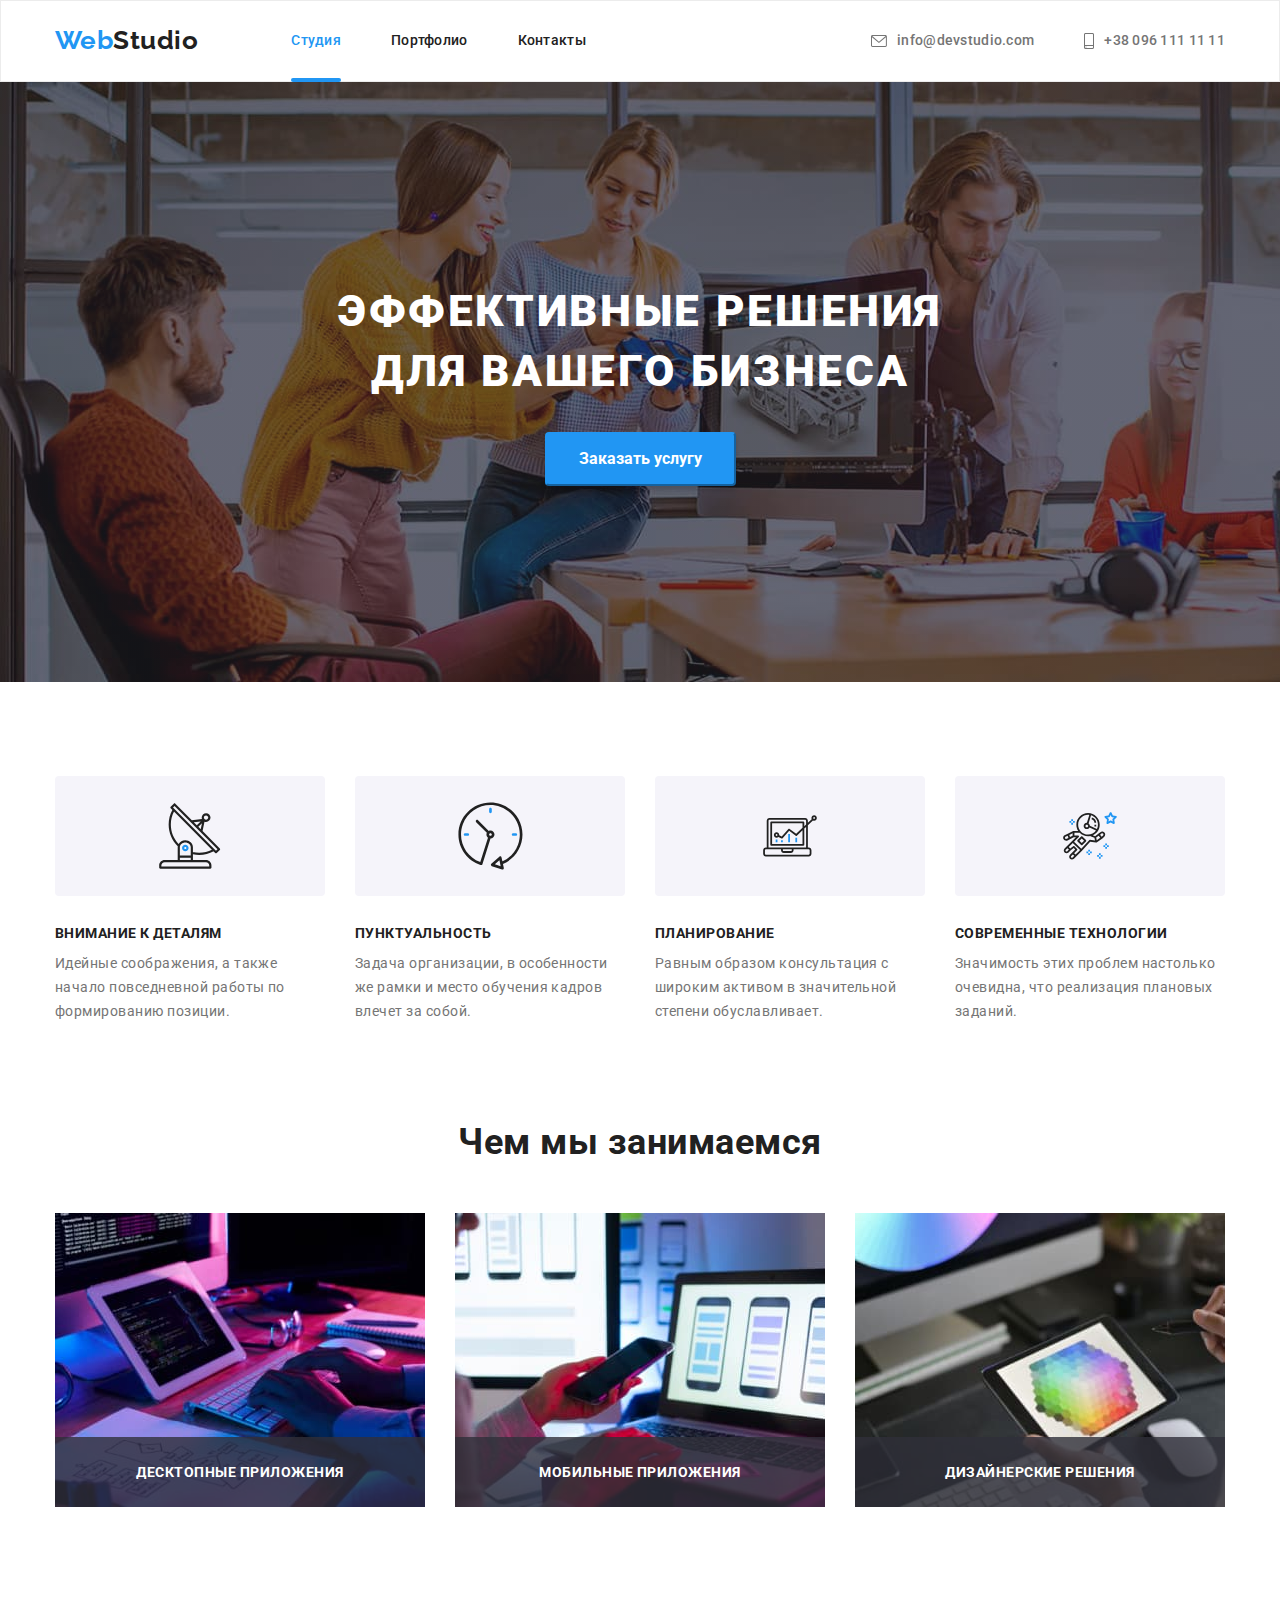
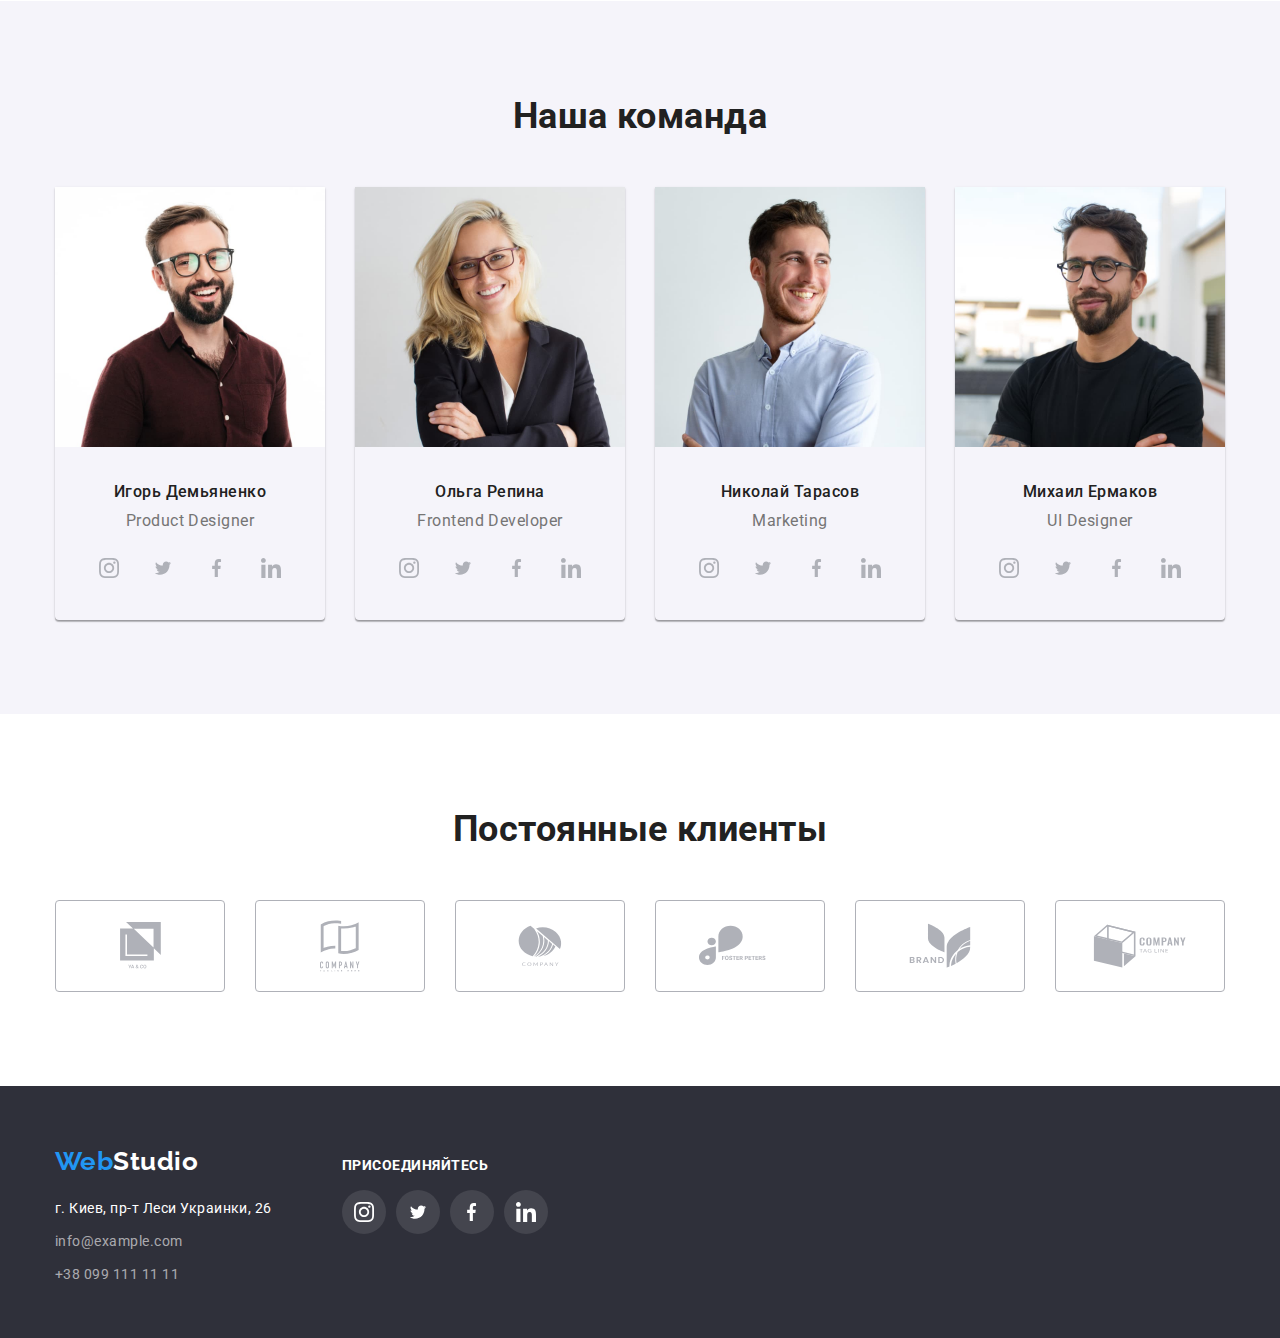
<file: index.html>
<!DOCTYPE html>
<html lang="en">
  <head>
    <meta charset="UTF-8" />
    <meta http-equiv="X-UA-Compatible" content="IE=edge" />
    <meta name="viewport" content="width=device-width, initial-scale=1.0" />
    <title>WebStudio</title>
    <link
      href="https://fonts.googleapis.com/css2?family=Raleway:wght@700&family=Roboto:wght@400;500;700;900&display=swap"
      rel="stylesheet"
    />
    <link
      rel="stylesheet"
      href="https://cdnjs.cloudflare.com/ajax/libs/modern-normalize/1.1.0/modern-normalize.min.css"
    />
    <link rel="stylesheet" href="./styles.css" />
  </head>
  <body>
    <header class="section header">
      <div class="container">
        <nav class="navigation">
          <a href="./index.html" class="logo-link"><span class="logo-accent">Web</span>Studio</a>
          <ul class="nav-list">
            <li class="nav-item">
              <a href="./index.html" class="nav-link current-link">Студия</a>
            </li>
            <li class="nav-item"><a href="./portfolio.html" class="nav-link">Портфолио</a></li>
            <li class="nav-item"><a href="./" class="nav-link">Контакты</a></li>
          </ul>
          <ul class="contacts-list">
            <li class="contacts-item">
              <a href="./" class="header-contacts">
                <svg class="contacts-icon" width="16px" height="12px">
                  <use href="./img/icons.svg#icon-mail"></use></svg
                >info@devstudio.com</a
              >
            </li>
            <li class="contacts-item">
              <a href="./" class="header-contacts"
                ><svg class="contacts-icon" width="10px" height="16px">
                  <use href="./img/icons.svg#icon-smartphone"></use></svg
                >+38 096 111 11 11</a
              >
            </li>
          </ul>
        </nav>
      </div>
    </header>
    <main>
      <!--------------------- Герой ------------------>
      <section class="section hero">
        <div class="container">
          <h1 class="hero-title">
            Эффективные решения <br />
            для вашего бизнеса
          </h1>
          <button type="button" class="hero-button" data-modal-open>Заказать услугу</button>
        </div>
      </section>
      <!-- <h2>Наши преимущества</h2> -->
      <section class="section">
        <div class="container">
          <ul class="advantage-list">
            <li class="advantage-item">
              <div class="icon-wrap">
                <svg class="advantage-icon" width="65.32px" height="70px">
                  <use href="./img/icons.svg#icon-antenna"></use>
                </svg>
              </div>
              <h2 class="advantage-title">Внимание к деталям</h2>
              <p class="advantage-text">
                Идейные соображения, а также начало повседневной работы по формированию позиции.
              </p>
            </li>
            <li class="advantage-item">
              <div class="icon-wrap">
                <svg class="advantage-icon" width="66.96px" height="70px">
                  <use href="./img/icons.svg#icon-clock"></use>
                </svg>
              </div>
              <h2 class="advantage-title">Пунктуальность</h2>
              <p class="advantage-text">
                Задача организации, в особенности же рамки и место обучения кадров влечет за собой.
              </p>
            </li>
            <li class="advantage-item">
              <div class="icon-wrap">
                <svg class="advantage-icon" width="70px" height="53.69px">
                  <use href="./img/icons.svg#icon-diagram"></use>
                </svg>
              </div>
              <h2 class="advantage-title">Планирование</h2>
              <p class="advantage-text">
                Равным образом консультация с широким активом в значительной степени обуславливает.
              </p>
            </li>
            <li class="advantage-item">
              <div class="icon-wrap">
                <svg class="advantage-icon" width="70px" height="53.69px">
                  <use href="./img/icons.svg#icon-astronaut"></use>
                </svg>
              </div>
              <h2 class="advantage-title">Современные технологии</h2>
              <p class="advantage-text">
                Значимость этих проблем настолько очевидна, что реализация плановых заданий.
              </p>
            </li>
          </ul>
        </div>
      </section>
      <!-- Чем мы занимаемся -->
      <section class="section activity">
        <div class="container">
          <h2 class="section-title">Чем мы занимаемся</h2>
          <ul class="activity-list">
            <li class="activity-item">
              <img src="./img/set-according.jpg" alt="верстка по схемам" width="370" height="294" />
              <div class="activity-wrap">
                <p class="activity-text">Десктопные приложения</p>
              </div>
            </li>
            <li class="activity-item">
              <img src="./img/mobile-app.jpg" alt="адаптивная верстка" width="370" height="294" />
              <div class="activity-wrap">
                <p class="activity-text">Мобильные приложения</p>
              </div>
            </li>
            <li class="activity-item">
              <img
                src="./img/сolorpalette.jpg"
                alt="дизайнерские решения"
                width="370"
                height="294"
              />
              <div class="activity-wrap">
                <p class="activity-text">Дизайнерские решения</p>
              </div>
            </li>
          </ul>
        </div>
      </section>
      <!----------------------- Наша команда ------------------------>
      <section class="section team">
        <div class="container">
          <h2 class="section-title">Наша команда</h2>
          <ul class="teammate-list">
            <li class="teammate-item">
              <img src="./img/igor.jpg" alt="фото сотрудника" width="270" height="260" />
              <div class="teammate-wrap">
                <h3 class="teammate-name">Игорь Демьяненко</h3>
                <p class="teammate-position">Product Designer</p>
                <ul class="social-list">
                  <li class="social-item">
                    <a href="./" class="social-link"
                      ><svg class="social-icon" width="20px" height="20px">
                        <use href="./img/icons.svg#icon-instagram"></use></svg
                    ></a>
                  </li>
                  <li class="social-item">
                    <a href="./" class="social-link"
                      ><svg class="social-icon" width="20px" height="16.25px">
                        <use href="./img/icons.svg#icon-twitter"></use></svg
                    ></a>
                  </li>
                  <li class="social-item">
                    <a href="" class="social-link"
                      ><svg class="social-icon" width="10px" height="20px">
                        <use href="./img/icons.svg#icon-facebook"></use></svg
                    ></a>
                  </li>
                  <li class="social-item">
                    <a href="./" class="social-link">
                      <svg class="social-icon" width="20px" height="20px">
                        <use href="./img/icons.svg#icon-linkedin"></use></svg
                    ></a>
                  </li>
                </ul>
              </div>
            </li>
            <li class="teammate-item">
              <img src="./img/olga.jpg" alt="фото сотрудника" width="270" height="260" />
              <div class="teammate-wrap">
                <h3 class="teammate-name">Ольга Репина</h3>
                <p class="teammate-position">Frontend Developer</p>
                <ul class="social-list">
                  <li class="social-item">
                    <a href="./" class="social-link"
                      ><svg class="social-icon" width="20px" height="20px">
                        <use href="./img/icons.svg#icon-instagram"></use></svg
                    ></a>
                  </li>
                  <li class="social-item">
                    <a href="./" class="social-link"
                      ><svg class="social-icon" width="20px" height="16.25px">
                        <use href="./img/icons.svg#icon-twitter"></use></svg
                    ></a>
                  </li>
                  <li class="social-item">
                    <a href="" class="social-link"
                      ><svg class="social-icon" width="10px" height="20px">
                        <use href="./img/icons.svg#icon-facebook"></use></svg
                    ></a>
                  </li>
                  <li class="social-item">
                    <a href="./" class="social-link">
                      <svg class="social-icon" width="20px" height="20px">
                        <use href="./img/icons.svg#icon-linkedin"></use></svg
                    ></a>
                  </li>
                </ul>
              </div>
            </li>
            <li class="teammate-item">
              <img src="./img/nikolai.jpg" alt="фото сотрудника" width="270" height="260" />
              <div class="teammate-wrap">
                <h3 class="teammate-name">Николай Тарасов</h3>
                <p class="teammate-position">Marketing</p>
                <ul class="social-list">
                  <li class="social-item">
                    <a href="./" class="social-link"
                      ><svg class="social-icon" width="20px" height="20px">
                        <use href="./img/icons.svg#icon-instagram"></use></svg
                    ></a>
                  </li>
                  <li class="social-item">
                    <a href="./" class="social-link"
                      ><svg class="social-icon" width="20px" height="16.25px">
                        <use href="./img/icons.svg#icon-twitter"></use></svg
                    ></a>
                  </li>
                  <li class="social-item">
                    <a href="" class="social-link"
                      ><svg class="social-icon" width="10px" height="20px">
                        <use href="./img/icons.svg#icon-facebook"></use></svg
                    ></a>
                  </li>
                  <li class="social-item">
                    <a href="./" class="social-link">
                      <svg class="social-icon" width="20px" height="20px">
                        <use href="./img/icons.svg#icon-linkedin"></use></svg
                    ></a>
                  </li>
                </ul>
              </div>
            </li>
            <li class="teammate-item">
              <img src="./img/mihail.jpg" alt="фото сотрудника" width="270" height="260" />
              <div class="teammate-wrap">
                <h3 class="teammate-name">Михаил Ермаков</h3>
                <p class="teammate-position">UI Designer</p>
                <ul class="social-list">
                  <li class="social-item">
                    <a href="./" class="social-link"
                      ><svg class="social-icon" width="20px" height="20px">
                        <use href="./img/icons.svg#icon-instagram"></use></svg
                    ></a>
                  </li>
                  <li class="social-item">
                    <a href="./" class="social-link"
                      ><svg class="social-icon" width="20px" height="16.25px">
                        <use href="./img/icons.svg#icon-twitter"></use></svg
                    ></a>
                  </li>
                  <li class="social-item">
                    <a href="" class="social-link"
                      ><svg class="social-icon" width="10px" height="20px">
                        <use href="./img/icons.svg#icon-facebook"></use></svg
                    ></a>
                  </li>
                  <li class="social-item">
                    <a href="./" class="social-link">
                      <svg class="social-icon" width="20px" height="20px">
                        <use href="./img/icons.svg#icon-linkedin"></use></svg
                    ></a>
                  </li>
                </ul>
              </div>
            </li>
          </ul>
        </div>
      </section>
      <!-- ---------------------------Постоянные клиенты ------------------------->
      <section class="section">
        <div class="container">
          <h2 class="section-title">Постоянные клиенты</h2>
          <ul class="clients-list">
            <li class="clients-item">
              <a href="./" class="clients-link"
                ><svg class="clients-icon" width="41px" height="46.7px">
                  <use href="./img/icons.svg#icon-yaco"></use></svg
              ></a>
            </li>
            <li class="clients-item">
              <a href="./" class="clients-link"
                ><svg class="clients-icon" width="40px" height="52px">
                  <use href="./img/icons.svg#icon-tagline"></use></svg
              ></a>
            </li>
            <li class="clients-item">
              <a href="./" class="clients-link"
                ><svg class="clients-icon" width="43.63px" height="41.18px">
                  <use href="./img/icons.svg#icon-company"></use></svg
              ></a>
            </li>
            <li class="clients-item">
              <a href="./" class="clients-link"
                ><svg class="clients-icon" width="84.44px" height="40.62px">
                  <use href="./img/icons.svg#icon-fosterpeters"></use></svg
              ></a>
            </li>
            <li class="clients-item">
              <a href="./" class="clients-link"
                ><svg class="clients-icon" width="62.54px" height="45.43px">
                  <use href="./img/icons.svg#icon-brand"></use></svg
              ></a>
            </li>
            <li class="clients-item">
              <a href="./" class="clients-link"
                ><svg class="clients-icon" width="93.79px" height="43.93px">
                  <use href="./img/icons.svg#icon-companytagline"></use></svg
              ></a>
            </li>
          </ul>
        </div>
      </section>
    </main>
    <footer class="footer section">
      <div class="footer container">
        <div class="address-wrap">
          <a href="./index.html" class="footer-logo"><span class="logo-accent">Web</span>Studio</a>
          <address class="footer-adress">
            г. Киев, пр-т Леси Украинки, 26
            <a href="mailto:info@example.com" class="footer-contacts">info@example.com</a>
            <a href="tel:+38 099 111 11 11" class="footer-contacts">+38 099 111 11 11</a>
          </address>
        </div>
        <div class="appeal-wrap">
          <h3 class="footer-appeal">присоединяйтесь</h3>
          <ul class="social-list footer">
            <li class="social-item footer">
              <a href="./" class="social-link footer"
                ><svg class="social-icon" width="20px" height="20px">
                  <use href="./img/icons.svg#icon-instagram"></use></svg
              ></a>
            </li>
            <li class="social-item footer">
              <a href="./" class="social-link footer"
                ><svg class="social-icon" width="20px" height="16.25px">
                  <use href="./img/icons.svg#icon-twitter"></use></svg
              ></a>
            </li>
            <li class="social-item footer">
              <a href="" class="social-link footer"
                ><svg class="social-icon" width="10px" height="20px">
                  <use href="./img/icons.svg#icon-facebook"></use></svg
              ></a>
            </li>
            <li class="social-item footer">
              <a href="./" class="social-link footer">
                <svg class="social-icon" width="20px" height="20px">
                  <use href="./img/icons.svg#icon-linkedin"></use></svg
              ></a>
            </li>
          </ul>
        </div>
      </div>
    </footer>
    <!----------------- Модальнок окно ------------------------->
    <div class="backdrop is-hidden" data-modal>
      <div class="modal">
        <button class="modal-button" data-modal-close>
          <svg width="14px" height="14px"><use href="./img/icons.svg#icon-close-modal"></use></svg>
        </button>
      </div>
    </div>
    <script src="./js/modal.js"></script>
  </body>
</html>
</file>
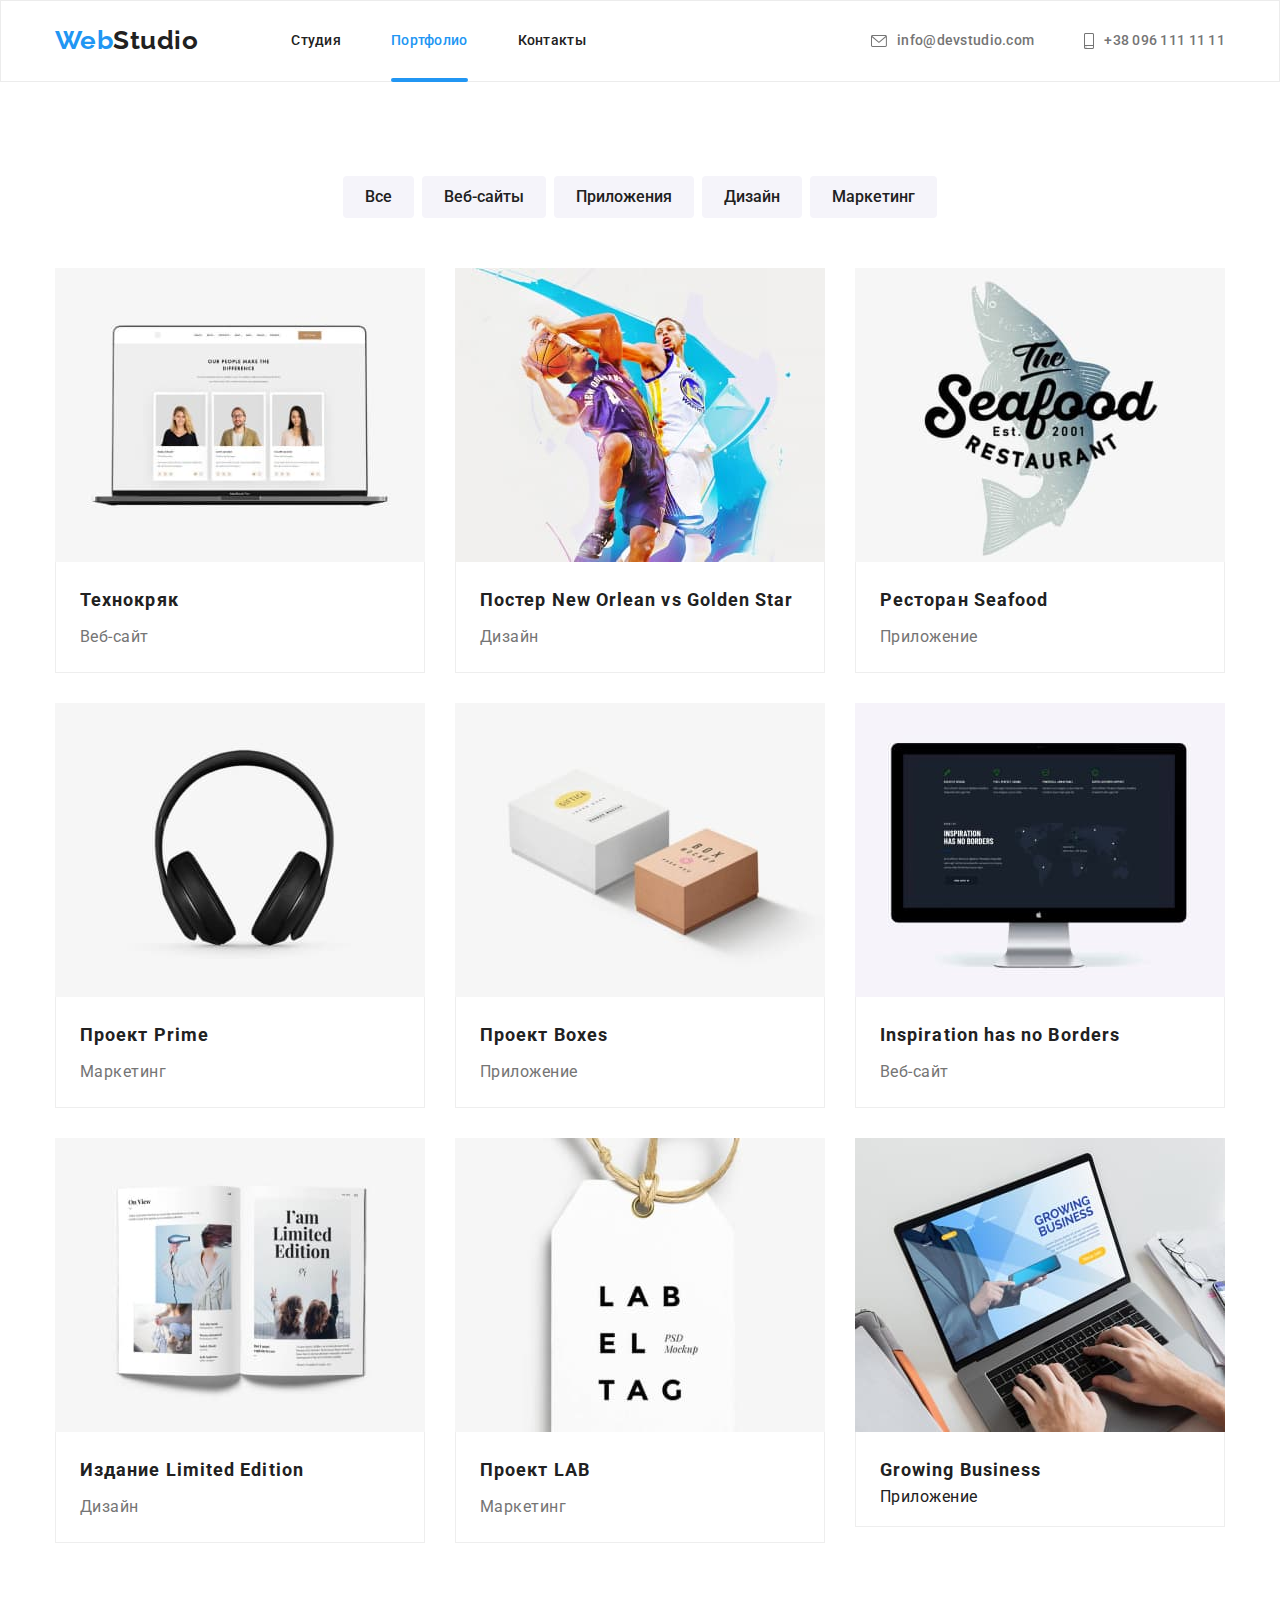
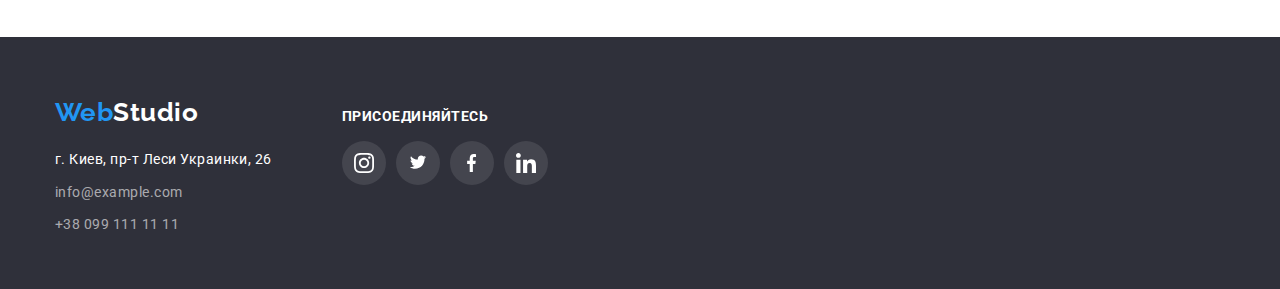
<file: portfolio.html>
<!DOCTYPE html>
<html lang="en">
  <head>
    <meta charset="UTF-8" />
    <meta http-equiv="X-UA-Compatible" content="IE=edge" />
    <meta name="viewport" content="width=device-width, initial-scale=1.0" />
    <title>WebStudio</title>
    <link
      href="https://fonts.googleapis.com/css2?family=Raleway:wght@700&family=Roboto:wght@400;500;700;900&display=swap"
      rel="stylesheet"
    />
    <link
      rel="stylesheet"
      href="https://cdnjs.cloudflare.com/ajax/libs/modern-normalize/1.1.0/modern-normalize.min.css"
    />
    <link rel="stylesheet" href="./styles.css" />
  </head>
  <body>
    <header class="section header">
      <div class="container">
        <nav class="nav-list">
          <a href="./index.html" class="logo-link"><span class="logo-accent">Web</span>Studio</a>
          <ul class="nav-list">
            <li class="nav-item"><a href="./index.html" class="nav-link">Студия</a></li>
            <li class="nav-item">
              <a href="./portfolio.html" class="nav-link current-link">Портфолио</a>
            </li>
            <li class="nav-item"><a href="./" class="nav-link">Контакты</a></li>
          </ul>
          <ul class="contacts-list">
            <li class="contacts-item">
              <a href="./" class="header-contacts">
                <svg class="contacts-icon" width="16px" height="12px">
                  <use href="./img/icons.svg#icon-mail"></use></svg
                >info@devstudio.com</a
              >
            </li>
            <li class="contacts-item">
              <a href="./" class="header-contacts"
                ><svg class="contacts-icon" width="10px" height="16px">
                  <use href="./img/icons.svg#icon-smartphone"></use></svg
                >+38 096 111 11 11</a
              >
            </li>
          </ul>
        </nav>
      </div>
    </header>
    <main>
      <!---------------- <h1>Наши работы</h1> ------------------>
      <section class="section">
        <div class="container">
          <ul class="filter-list">
            <li class="filter-item">
              <button type="button" class="filter-button">Все</button>
            </li>
            <li class="filter-item">
              <button type="button" class="filter-button">Веб-сайты</button>
            </li>
            <li class="filter-item">
              <button type="button" class="filter-button">Приложения</button>
            </li>
            <li class="filter-item">
              <button type="button" class="filter-button">Дизайн</button>
            </li>
            <li class="filter-item">
              <button type="button" class="filter-button">Маркетинг</button>
            </li>
          </ul>
          <ul class="projects-list">
            <li class="projects-item">
              <div class="pictures-wrapper">
                <img class="projects-image" src="./img/laptop.jpg" alt="ноутбук" width="370" />
                <p class="animated-text">
                  Ресурс предлагает комплексные предложения с разным уровнем функционала и сервисов.
                  Все это позволит посетителю получить исчерпывающие сведения о компании или частном
                  лице.
                </p>
              </div>
              <div class="projects-wrap">
                <h2 class="projects-title">Технокряк</h2>
                <p class="projects-text">Веб-сайт</p>
              </div>
            </li>
            <li class="projects-item">
              <div class="pictures-wrapper">
                <img
                  class="projects-image"
                  src="/img/basketball.jpg"
                  alt="баскетболисты"
                  width="370"
                />
                <p class="animated-text">
                  Ресурс предлагает комплексные предложения с разным уровнем функционала и сервисов.
                  Все это позволит посетителю получить исчерпывающие сведения о компании или частном
                  лице.
                </p>
              </div>
              <div class="projects-wrap">
                <h2 class="projects-title">Постер New Orlean vs Golden Star</h2>
                <p class="projects-text">Дизайн</p>
              </div>
            </li>
            <li class="projects-item">
              <div class="pictures-wrapper">
                <img
                  class="projects-image"
                  src="./img/seafoodlogo.jpg"
                  alt="логотип ресторана"
                  width="370"
                />
                <p class="animated-text">
                  Ресурс предлагает комплексные предложения с разным уровнем функционала и сервисов.
                  Все это позволит посетителю получить исчерпывающие сведения о компании или частном
                  лице.
                </p>
              </div>
              <div class="projects-wrap">
                <h2 class="projects-title">Ресторан Seafood</h2>
                <p class="projects-text">Приложение</p>
              </div>
            </li>
            <li class="projects-item">
              <div class="pictures-wrapper">
                <img class="projects-image" src="./img/earphones.jpg" alt="наушники" width="370" />
                <p class="animated-text">
                  Ресурс предлагает комплексные предложения с разным уровнем функционала и сервисов.
                  Все это позволит посетителю получить исчерпывающие сведения о компании или частном
                  лице.
                </p>
              </div>
              <div class="projects-wrap">
                <h2 class="projects-title">Проект Prime</h2>
                <p class="projects-text">Маркетинг</p>
              </div>
            </li>
            <li class="projects-item">
              <div class="pictures-wrapper">
                <img class="projects-image" src="./img/boxes.jpg" alt="две коробки" width="370" />
                <p class="animated-text">
                  Ресурс предлагает комплексные предложения с разным уровнем функционала и сервисов.
                  Все это позволит посетителю получить исчерпывающие сведения о компании или частном
                  лице.
                </p>
              </div>
              <div class="projects-wrap">
                <h2 class="projects-title">Проект Boxes</h2>
                <p class="projects-text">Приложение</p>
              </div>
            </li>
            <li class="projects-item">
              <div class="pictures-wrapper">
                <img class="projects-image" src="./img/monitor.jpg" alt="монитор" width="370" />
                <p class="animated-text">
                  Ресурс предлагает комплексные предложения с разным уровнем функционала и сервисов.
                  Все это позволит посетителю получить исчерпывающие сведения о компании или частном
                  лице.
                </p>
              </div>
              <div class="projects-wrap">
                <h2 class="projects-title">Inspiration has no Borders</h2>
                <p class="projects-text">Веб-сайт</p>
              </div>
            </li>
            <li class="projects-item">
              <div class="pictures-wrapper">
                <img class="projects-image" src="./img/magazine.jpg" alt="журнал" width="370" />
                <p class="animated-text">
                  Ресурс предлагает комплексные предложения с разным уровнем функционала и сервисов.
                  Все это позволит посетителю получить исчерпывающие сведения о компании или частном
                  лице.
                </p>
              </div>
              <div class="projects-wrap">
                <h2 class="projects-title">Издание Limited Edition</h2>
                <p class="projects-text">Дизайн</p>
              </div>
            </li>
            <li class="projects-item">
              <div class="pictures-wrapper">
                <img class="projects-image" src="./img/tag.jpg" alt="бирка" width="370" />
                <p class="animated-text">
                  Ресурс предлагает комплексные предложения с разным уровнем функционала и сервисов.
                  Все это позволит посетителю получить исчерпывающие сведения о компании или частном
                  лице.
                </p>
              </div>
              <div class="projects-wrap">
                <h2 class="projects-title">Проект LAB</h2>
                <p class="projects-text">Маркетинг</p>
              </div>
            </li>
            <li class="projects-item">
              <div class="pictures-wrapper">
                <img
                  class="projects-image"
                  src="./img/laptopwork.jpg"
                  alt="работа с ноутбуком"
                  width="370"
                />
                <p class="animated-text">
                  Ресурс предлагает комплексные предложения с разным уровнем функционала и сервисов.
                  Все это позволит посетителю получить исчерпывающие сведения о компании или частном
                  лице.
                </p>
              </div>
              <div class="projects-wrap">
                <h2 class="projects-title">Growing Business</h2>
                <p>Приложение</p>
              </div>
            </li>
          </ul>
        </div>
      </section>
    </main>
    <footer class="footer section">
      <div class="footer container">
        <div class="address-wrap">
          <a href="./index.html" class="footer-logo"><span class="logo-accent">Web</span>Studio</a>
          <address class="footer-adress">
            г. Киев, пр-т Леси Украинки, 26
            <a href="mailto:info@example.com" class="footer-contacts">info@example.com</a>
            <a href="tel:+38 099 111 11 11" class="footer-contacts">+38 099 111 11 11</a>
          </address>
        </div>
        <div class="appeal-wrap">
          <h3 class="footer-appeal">присоединяйтесь</h3>
          <ul class="social-list footer">
            <li class="social-item footer">
              <a href="./" class="social-link footer"
                ><svg class="social-icon" width="20px" height="20px">
                  <use href="./img/icons.svg#icon-instagram"></use></svg
              ></a>
            </li>
            <li class="social-item footer">
              <a href="./" class="social-link footer"
                ><svg class="social-icon" width="20px" height="16.25px">
                  <use href="./img/icons.svg#icon-twitter"></use></svg
              ></a>
            </li>
            <li class="social-item footer">
              <a href="" class="social-link footer"
                ><svg class="social-icon" width="10px" height="20px">
                  <use href="./img/icons.svg#icon-facebook"></use></svg
              ></a>
            </li>
            <li class="social-item footer">
              <a href="./" class="social-link footer">
                <svg class="social-icon" width="20px" height="20px">
                  <use href="./img/icons.svg#icon-linkedin"></use></svg
              ></a>
            </li>
          </ul>
        </div>
      </div>
    </footer>
  </body>
</html>
</file>
<file: styles.css>
:root{
    --brand-color:#2196F3;
    --main-color:#E5E5E5;;
    --text-color: #757575;
    --white-color: #fff;
    --main-text-color: #212121;
    --transition-duration: 250ms;
    --transition-timing-function:cubic-bezier(0.4, 0, 0.2, 1);
}

body {
    font-family: Roboto, sans-serif;
    font-style: normal;
    letter-spacing: 0.03em;
    font-weight: 400;
    color: var(--main-text-color);
}

ul {
    list-style: none;
    margin: 0;
    padding: 0;
}

h1,h2,h3,h4,h5,p {
    margin: 0;
    padding: 0;
}

a {
    text-decoration: none;
}

.container {
    width: 1200px;
    margin: 0 auto;
    padding-left: 15px;
    padding-right: 15px;
    box-sizing: border-box;
}

/* .section.header {
    display: block;
} */
/* ------------------Header----------------------- */
.section.header {
    padding: 0;

    border: 1px solid #ECECEC;
}

.logo-link {
    display: block;
    margin-right: 93px;
    padding-top: 24px;
    padding-bottom: 25px;

    font-family: Raleway, sans-serif;
    font-weight: 700;
    font-size: 26px;
    line-height: 1.19;

    color: var(--main-text-color);
}

.logo-accent {
    color: var(--brand-color);
}

.navigation {
    display: flex;
    align-items: center;
}

.nav-list {
    display: flex;
}

.nav-link {
    display: block;
    padding:32px 0px;

    transition: color var(--transition-duration) var(--transition-timing-function);

    font-weight: 500;
    font-size: 14px;
    line-height: 1.14;
    letter-spacing: 0.02em;
  
    color: var(--main-text-color);
}

.nav-link:hover, .header-contacts:hover{
    color: var(--brand-color);
}

.current-link{
    color: var(--brand-color);
}

.nav-link.current-link::after {
    position: absolute;
    content: '';
    left: 0;
    bottom: -1px;
    width: 100%;
    height: 4px;
    margin: 0;
    padding: 0;
    background-color: var(--brand-color);
    border-radius: 2px;
}

.nav-item {
    position: relative;
}

.nav-item:not(:last-child) {
    margin-right: 50px;
}
.contacts-list {
    display: flex;
    margin-left:auto;
    padding: 0;
}

.contacts-item {
    display: block;
}

.contacts-item:not(:last-child) {
    margin-right: 50px;
}

.header-contacts {
    display: flex;
    align-items: center;
    padding:32px 0px;

    transition: color var(--transition-duration) var(--transition-timing-function);

    font-weight: 500;
    font-size: 14px;
    line-height: 1.14;
    letter-spacing: 0.02em;

    color: var(--text-color);
}

.contacts-icon {
    margin-right: 10px;
    fill: currentColor;
}

/* ----------------------------Hero---------------------- */
.section.hero {
    text-align: center;
    max-width: 1600px;
    height: 600px;
    padding: 200px 0px;
    margin: 0 auto;

    background-image: linear-gradient(to right, rgba(47, 48, 58, 0.4), rgba(47, 48, 58, 0.4)), url(./img/hero.jpg);
    background-repeat: no-repeat;
    background-size: cover;
    background-color: #2F303A;
}

.hero-title {
    margin-bottom: 30px;
    font-weight: 900;
    font-size: 44px;
    line-height: 1.36;
    text-align: center;
    letter-spacing: 0.06em;
    text-transform: uppercase;

    color: var(--white-color);
}

.hero-button {
    display: inline-block;
    padding: 10px 32px;
    margin: 0 auto;

    font-weight: 700;
    font-size: 16px;
    line-height: 1.87;
    cursor: pointer;
    
    color: var(--white-color);
    background-color:var(--brand-color);
    box-shadow: 0px 4px 4px rgba(0, 0, 0, 0.15);
    border-color: var(--brand-color);
    border-radius: 4px;
}
 /* -----------------------Advantage------------------ */
.advantage-list {
    display: flex;
}

.advantage-text {
    width: 270px;
    height: 75px;

    color: var(--text-color);
}

.advantage-item:not(:last-child) {
    margin-right: 30px;
}

.icon-wrap {
    display:flex;
    justify-content: center;
    align-items: center;
    width: 270px;
    height: 120px;
    margin-bottom: 30px;

    background: #F5F4FA;
    border-radius: 4px;
}


.advantage-title {
    margin-bottom: 10px;

    font-weight: 700;
    font-size: 14px;
    line-height: 1.14;
    text-transform: uppercase;
}

.advantage-text {
    font-size: 14px;
    line-height: 1.71;
}

.section {
    padding-top: 94px;
    padding-bottom: 94px;
}

/* -------------Activity----------------- */
.section.activity {
    padding-top: 0;
}

.section-title {
    margin-bottom: 50px;
    font-weight: 700;
    font-size: 36px;
    line-height: 1.17;
    text-align: center;
}

.activity-list {
    display: flex;
}

.activity-item {
    position: relative;

    height: 294px;
}

.activity-item:not(:last-child) {
    margin-right: 30px;
}

.activity-wrap {
    position: absolute;
    display: flex;
    justify-content: center;
    align-items: center;
    left: 0;
    bottom: 0;

    width: 370px;
    height: 70px;

    background: rgba(47, 48, 58, 0.8);
}

.activity-text {
    font-weight: 700;
    font-size: 14px;
    line-height: 16px;
    text-align: center;
    text-transform: uppercase;

    color: var(--white-color);
}
 /* -----------------Team-------------- */

 .section.team {
    padding-bottom: 94px;
    background-color: #F5F4FA;
 }

.teammate-list {
    display: flex;
    text-align: center;
}

.teammate-item {
    width: 270px;

    box-shadow: 0px 1px 3px rgba(0, 0, 0, 0.12),
    0px 1px 1px rgba(0, 0, 0, 0.14),
    0px 2px 1px rgba(0, 0, 0, 0.2);
    border-radius: 0px 0px 4px 4px;
}

.teammate-item:not(:last-child) {
    margin-right: 30px;
}

.teammate-wrap {
    padding-top: 30px;
    padding-bottom: 30px;
}

.teammate-name {
    font-weight: 500;
    font-size: 16px;
    line-height: 1.19;
    text-align: center;
}

.teammate-position {
    margin-top: 10px;

    font-size: 16px;
    line-height: 1.19;
    text-align: center;
    color: var(--text-color);
}

.social-list {
    display: flex;
    justify-content: center;
    align-items: center;
    margin-top: 16px;
} 


.social-item:not(:last-child) {
    margin-right: 10px;
}

.social-link {
    display: flex;
    width: 44px;
    height: 44px;
    justify-content: center;
    align-items: center;
    fill:#AFB1B8;
    border-radius: 50%;

    transition: background-color var(--transition-duration) var(--transition-timing-function), fill var(--transition-duration) var(--transition-timing-function);
}

.social-link:hover {
    background-color:var(--brand-color);
    fill: var(--white-color);
    
}

/*  -----------------------Постоянные клиенты---------------- */

.clients-list {
    display: flex;
}

.clients-item:not(:last-child) {
    margin-right: 30px;
}

.clients-link {
    display: flex;
    width: 170px;
    height: 92px;
    justify-content: center;
    align-items: center;

    fill: #AFB1B8;
    border: 1px solid #AFB1B8;
    border-radius: 4px;
    transition:fill var(--transition-duration) var(--transition-timing-function), border-color var(--transition-duration) var(--transition-timing-function);
}

.clients-link:hover {
    fill: var(--brand-color);
    border-color: var(--brand-color);
}


/* --------------------Footer------------------- */

.footer.section {
    padding:60px 0px;
    height: 252px;

    background-color: #2F303A;
}

.footer.container {
    display: flex;
    align-items: baseline;
}

.address-wrap {
    margin-right: 70px;
}

.footer-logo {
    font-family: 'Raleway', sans-serif;
    font-weight: 700;
    font-size: 26px;
    line-height: 1.19;

    color: var(--white-color)
}

.footer-adress {
    margin-top: 20px;
    font-style: normal;
    font-size: 14px;
    line-height: 1.71;

    color: var(--white-color);
}

.footer-contacts {
    display: block;
    margin-top: 9px;
    font-size: 14px;
    line-height: 1.71;
    
    color: rgba(255, 255, 255, 0.6);
}

.footer-appeal {
    font-weight: 700;
        font-size: 14px;
        line-height: 1.14;
        text-transform: uppercase;
    
        color: #FFFFFF;
}

.social-link.footer {
    fill: var(--white-color);
    background: rgba(255, 255, 255, 0.1);
    border-radius: 50%;
    transition: background var(--transition-duration) var(--transition-timing-function);
}

.social-link.footer:hover {
    background: var(--brand-color);
}
/* ------------------Modal------------------------- */ 

.backdrop {
    position: fixed;
    top: 0;
    left: 0;
    width: 100%;
    height: 100%;

    background: rgba(0, 0, 0, 0.2);
}

.backdrop.is-hidden {
    opacity: 0;
    pointer-events: none;
}

.modal {
    position: absolute;
    top: 50%;
    left: 50%;
    transform: translate(-50%, -50%);
    opacity: 1;
    width: 528px;
    height: 581px;
   

    background: #FFFFFF;
    box-shadow: 0px 1px 3px rgba(0, 0, 0, 0.12), 0px 1px 1px rgba(0, 0, 0, 0.14), 0px 2px 1px rgba(0, 0, 0, 0.2);
    border-radius: 4px;
}

.modal-button {
    position: absolute;
    display: flex;
    justify-content: center;
    align-items: center;
    width: 30px;
    height: 30px;
    padding: 0;
    top: 8px;
    right: 8px;

    cursor: pointer;
    border: 1px solid rgba(0, 0, 0, 0.1);
    border-radius: 50%;
    transition: border-color var(--transition-duration) var(--transition-timing-function);
}

.modal-button:hover {
    border-color: var(--brand-color);
}

/*----------------------- Portfolio--------------------------- */
.filter-list {
    display: flex;
    justify-content: center;
}

.filter-item:not(:last-child) {
    margin-right: 8px;
}

.filter-button {
    padding: 8px 22px;
    font-weight: 500;
    font-size: 16px;
    line-height: 1.62;
    text-align: center;
    cursor: pointer;

    color: var(--main-text-color);
    background: #F5F4FA;
    border-radius: 4px;
    border: 0ch;

    transition: color var(--transition-duration) var(--transition-timing-function), background-color var(--transition-duration) var(--transition-timing-function);
}

.filter-button:hover {
    color: var(--white-color);
    background-color: var(--brand-color);
}

.projects-title {
    font-weight: 700;
    font-size: 18px;
    line-height: 2;
    letter-spacing: 0.06em;
}

.projects-list {
    display: flex;
    flex-wrap: wrap;
    margin-top: 50px;
}

.projects-item {
   position: relative;
   width: calc((100% - 60px) / 3);
   margin-right: 30px;
   margin-bottom: 30px;
   transition: transform var(--transition-duration) var(--transition-timing-function);
}

.projects-item:hover .animated-text{
    transform: translateY(0%);
}

.projects-item:nth-child(3n) {
    margin-right: 0px;
}

.projects-item:nth-child(n + 7) {
    margin-bottom: 0px;
}

.pictures-wrapper {
    position: relative;
    display: flex;
    justify-content: center;
    align-items: center;

    background: rgba(33, 150, 243, 0.9);
    overflow: hidden;
}

.animated-text {
    position: absolute;
    display: inline-block;
    padding: 63px 24px;

    transform: translateY(101%);
    transition: transform var(--transition-duration) var(--transition-timing-function);

    font-size: 18px;
    line-height: 1.55;
    
    background: rgba(33, 150, 243, 0.9);
    color: var(--white-color);
}

.projects-image {
    display: block;
}

.projects-text {
    display: block;
    margin-top: 4px;

    font-size: 16px;
    line-height: 1.87;

    color: var(--text-color);
}

.projects-wrap {
    padding-left: 24px;
    padding-bottom: 20px;
    padding-top: 20px;
  
    border-left: 1px solid #EEEEEE;
    border-bottom: 1px solid #EEEEEE;
    border-right: 1px solid #EEEEEE;
}
</file>
